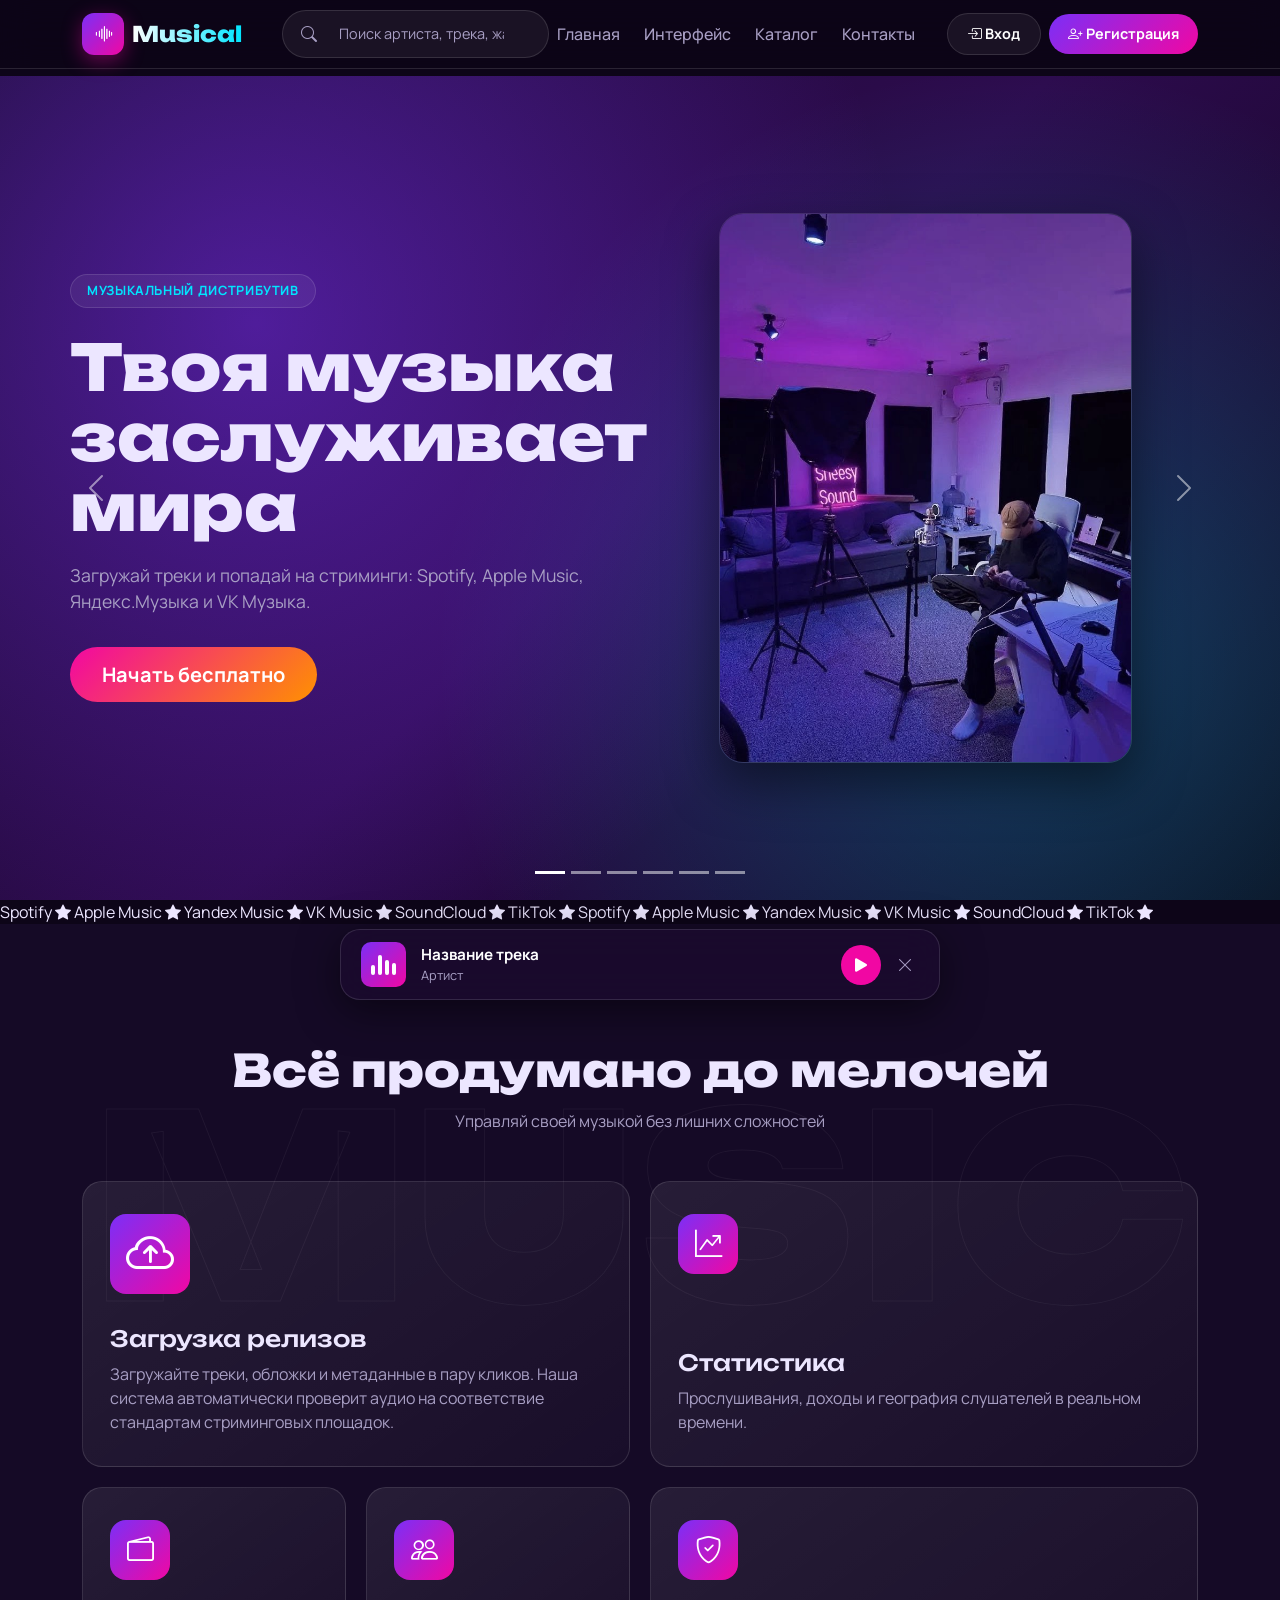
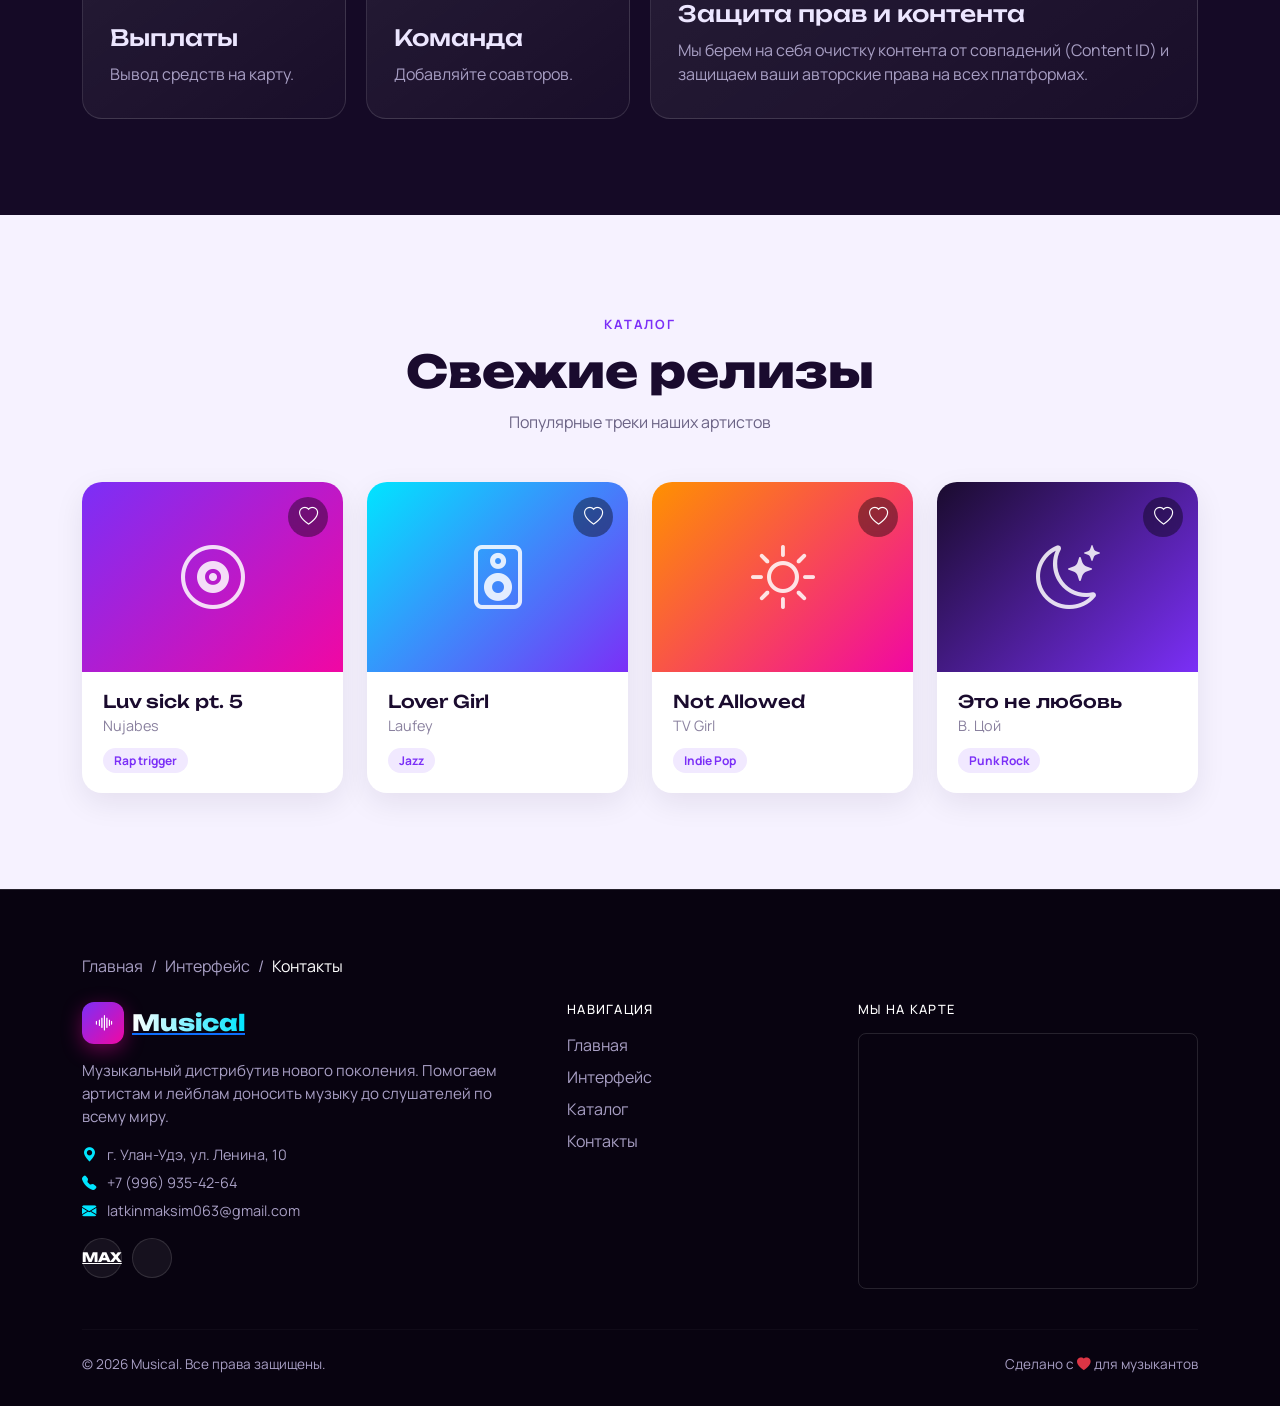
<file: index.html>
<!DOCTYPE html>
<html lang="ru">
<head>
    <meta charset="UTF-8">
    <meta name="viewport" content="width=device-width, initial-scale=1.0">
    <title>Musical — музыкальный дистрибутив</title>

    <!-- Bootstrap 5 CSS -->
    <link href="https://cdn.jsdelivr.net/npm/bootstrap@5.3.3/dist/css/bootstrap.min.css" rel="stylesheet">
    <!-- Иконки Bootstrap -->
    <link rel="stylesheet" href="https://cdn.jsdelivr.net/npm/bootstrap-icons@1.11.3/font/bootstrap-icons.css">
    <!-- Шрифты -->
    <link rel="preconnect" href="https://fonts.googleapis.com">
    <link href="https://fonts.googleapis.com/css2?family=Unbounded:wght@400;600;800&family=Manrope:wght@400;500;700&display=swap" rel="stylesheet">
    <!-- Свои стили -->
    <link rel="stylesheet" href="css/style.css">
</head>
<body>

<!-- ================= HEADER ================= -->
<header class="site-header fixed-top">
    <nav class="navbar navbar-expand-lg navbar-dark py-2">
        <div class="container">

            <!-- Логотип -->
            <a class="navbar-brand d-flex align-items-center gap-2" href="#home">
                <span class="logo-mark"><i class="bi bi-soundwave"></i></span>
                <span class="logo-text">Musical</span>
            </a>

            <!-- Поле поиска -->
            <form class="search-box d-none d-lg-flex ms-4" role="search" onsubmit="return false;">
                <i class="bi bi-search"></i>
                <input type="search" id="searchInput" class="form-control" placeholder="Поиск артиста, трека, жанра...">
            </form>

            <!-- Кнопка-бургер -->
            <button class="navbar-toggler" type="button" data-bs-toggle="collapse" data-bs-target="#mainNav">
                <span class="navbar-toggler-icon"></span>
            </button>

            <!-- Меню -->
            <div class="collapse navbar-collapse" id="mainNav">
                <ul class="navbar-nav ms-auto align-items-lg-center gap-lg-2">
                    <li class="nav-item"><a class="nav-link" href="#home">Главная</a></li>
                    <li class="nav-item"><a class="nav-link" href="#interface">Интерфейс</a></li>
                    <li class="nav-item"><a class="nav-link" href="#catalog">Каталог</a></li>
                    <li class="nav-item"><a class="nav-link" href="#footer">Контакты</a></li>
                    
                    <!-- Кнопки Вход и Регистрация -->
                                        <!-- Кнопки Вход и Регистрация -->
                                        <li class="nav-item mt-3 mt-lg-0 ms-lg-3">
                                            <div class="d-flex gap-2 flex-column flex-lg-row align-items-lg-center" id="authButtons">
                                                <!-- Сюда JS вставит либо кнопки входа, либо кнопку выхода -->
                                                <a href="login.html" class="btn btn-outline-light btn-nav">
                                                    <i class="bi bi-box-arrow-in-right me-1"></i> Вход
                                                </a>
                                                <a href="register.html" class="btn btn-login btn-nav">
                                                    <i class="bi bi-person-plus me-1"></i> Регистрация
                                                </a>
                                            </div>
                                        </li>
                </ul>
            </div>
        </div>
    </nav>
</header>

<main>

    <!-- ================= HERO / КАРУСЕЛЬ ================= -->
    <section id="home" class="hero-section">
        <div id="heroCarousel" class="carousel slide carousel-fade" data-bs-ride="carousel" data-bs-interval="5000">
            
            <!-- Индикаторы (6 точек) -->
            <div class="carousel-indicators">
                <button type="button" data-bs-target="#heroCarousel" data-bs-slide-to="0" class="active"></button>
                <button type="button" data-bs-target="#heroCarousel" data-bs-slide-to="1"></button>
                <button type="button" data-bs-target="#heroCarousel" data-bs-slide-to="2"></button>
                <button type="button" data-bs-target="#heroCarousel" data-bs-slide-to="3"></button>
                <button type="button" data-bs-target="#heroCarousel" data-bs-slide-to="4"></button>
                <button type="button" data-bs-target="#heroCarousel" data-bs-slide-to="5"></button>
            </div>

            <div class="carousel-inner">
                <!-- Слайд 1 -->
                <div class="carousel-item active">
                    <div class="slide slide-1">
                        <div class="container">
                            <div class="row align-items-center h-100">
                                <div class="col-lg-6 slide-content">
                                    <span class="slide-badge">Музыкальный дистрибутив</span>
                                    <h1 class="slide-title">Твоя музыка<br>заслуживает мира</h1>
                                    <p class="slide-text">Загружай треки и попадай на стриминги: Spotify, Apple Music, Яндекс.Музыка и VK Музыка.</p>
                                    <a href="#catalog" class="btn btn-accent btn-lg">Начать бесплатно</a>
                                </div>
                                <div class="col-lg-6 d-none d-lg-block text-center">
                                    <div class="slide-image-wrapper">
                                        <img src="img/hero_purple_room~2.jpg" alt="Студия звукозаписи" class="img-fluid slide-image">
                                    </div>
                                </div>
                            </div>
                        </div>
                    </div>
                </div>

                <!-- Слайд 2 -->
                <div class="carousel-item">
                    <div class="slide slide-2">
                        <div class="container">
                            <div class="row align-items-center h-100">
                                <div class="col-lg-6 slide-content">
                                    <span class="slide-badge">Прозрачные выплаты</span>
                                    <h1 class="slide-title">До 100%<br>роялти артисту</h1>
                                    <p class="slide-text">Никаких скрытых комиссий. Отслеживай статистику и получай выплаты каждый месяц.</p>
                                    <a href="#interface" class="btn btn-accent btn-lg">Как это работает</a>
                                </div>
                                <div class="col-lg-6 d-none d-lg-block text-center">
                                    <div class="slide-image-wrapper">
                                        <img src="img/micro.jpg" alt="Микрофон" class="img-fluid slide-image">
                                    </div>
                                </div>
                            </div>
                        </div>
                    </div>
                </div>

                <!-- Слайд 3 -->
                <div class="carousel-item">
                    <div class="slide slide-3">
                        <div class="container">
                            <div class="row align-items-center h-100">
                                <div class="col-lg-6 slide-content">
                                    <span class="slide-badge">Для лейблов и артистов</span>
                                    <h1 class="slide-title">Личный кабинет<br>с аналитикой</h1>
                                    <p class="slide-text">Все релизы, прослушивания и доходы — в одном удобном интерфейсе.</p>
                                    <a href="#catalog" class="btn btn-accent btn-lg">Смотреть каталог</a>
                                </div>
                                <div class="col-lg-6 d-none d-lg-block text-center">
                                    <div class="slide-image-wrapper">
                                        <img src="img/M.O.L.L.Y..jpg" alt="Концерт" class="img-fluid slide-image">
                                    </div>
                                </div>
                            </div>
                        </div>
                    </div>
                </div>

                <!-- Слайд 4 -->
                <div class="carousel-item">
                    <div class="slide slide-1">
                        <div class="container">
                            <div class="row align-items-center h-100">
                                <div class="col-lg-6 slide-content">
                                    <span class="slide-badge">Артистам</span>
                                    <h1 class="slide-title">Твори<br>без границ</h1>
                                    <p class="slide-text">Мы берем на себя все технические вопросы, чтобы ты мог сосредоточиться на музыке.</p>
                                    <a href="#interface" class="btn btn-accent btn-lg">Узнать больше</a>
                                </div>
                                <div class="col-lg-6 d-none d-lg-block text-center">
                                    <div class="slide-image-wrapper">
                                        <img src="img/Guitar~2.jpg" alt="Гитара" class="img-fluid slide-image">
                                    </div>
                                </div>
                            </div>
                        </div>
                    </div>
                </div>

                <!-- Слайд 5 -->
                <div class="carousel-item">
                    <div class="slide slide-2">
                        <div class="container">
                            <div class="row align-items-center h-100">
                                <div class="col-lg-6 slide-content">
                                    <span class="slide-badge">Лейблам</span>
                                    <h1 class="slide-title">Управляй<br>своим лейблом</h1>
                                    <p class="slide-text">Единая панель для всех ваших артистов, релизов и финансов.</p>
                                    <a href="#catalog" class="btn btn-accent btn-lg">Попробовать</a>
                                </div>
                                <div class="col-lg-6 d-none d-lg-block text-center">
                                    <div class="slide-image-wrapper">
                                        <img src="img/miksher.jpg" alt="Пульт" class="img-fluid slide-image">
                                    </div>
                                </div>
                            </div>
                        </div>
                    </div>
                </div>

                <!-- Слайд 6 -->
                <div class="carousel-item">
                    <div class="slide slide-3">
                        <div class="container">
                            <div class="row align-items-center h-100">
                                <div class="col-lg-6 slide-content">
                                    <span class="slide-badge">Мировые площадки</span>
                                    <h1 class="slide-title">Твоя музыка<br>во всем мире</h1>
                                    <p class="slide-text">Мы распространяем контент на более чем 150 стриминговых платформ.</p>
                                    <a href="#footer" class="btn btn-accent btn-lg">Связаться с нами</a>
                                </div>
                                <div class="col-lg-6 d-none d-lg-block text-center">
                                    <div class="slide-image-wrapper">
                                        <img src="img/scene.jpg" alt="Сцена" class="img-fluid slide-image">
                                    </div>
                                </div>
                            </div>
                        </div>
                    </div>
                </div>
            </div>

            <!-- Кнопки навигации (стрелки) -->
            <button class="carousel-control-prev" type="button" data-bs-target="#heroCarousel" data-bs-slide="prev">
                <span class="carousel-control-prev-icon"></span>
            </button>
            <button class="carousel-control-next" type="button" data-bs-target="#heroCarousel" data-bs-slide="next">
                <span class="carousel-control-next-icon"></span>
            </button>
        </div>
    </section>
    <!-- ================= БЕГУЩАЯ СТРОКА ================= -->
    <div class="marquee-container">
        <div class="marquee-content">
            <span>Spotify</span> <i class="bi bi-star-fill"></i>
            <span>Apple Music</span> <i class="bi bi-star-fill"></i>
            <span>Yandex Music</span> <i class="bi bi-star-fill"></i>
            <span>VK Music</span> <i class="bi bi-star-fill"></i>
            <span>SoundCloud</span> <i class="bi bi-star-fill"></i>
            <span>TikTok</span> <i class="bi bi-star-fill"></i>
            <!-- Дублируем для бесшовности -->
            <span>Spotify</span> <i class="bi bi-star-fill"></i>
            <span>Apple Music</span> <i class="bi bi-star-fill"></i>
            <span>Yandex Music</span> <i class="bi bi-star-fill"></i>
            <span>VK Music</span> <i class="bi bi-star-fill"></i>
            <span>SoundCloud</span> <i class="bi bi-star-fill"></i>
            <span>TikTok</span> <i class="bi bi-star-fill"></i>
        </div>
    </div>
    <!-- ================= ИНТЕРФЕЙС ================= -->
    <section id="interface" class="section-dark py-5">
        <div class="bg-text">MUSIC</div>
        <div class="container py-5">
            <div class="text-center mb-5 reveal">
                <span class="section-label"></span>
                <h2 class="section-title">Всё продумано до мелочей</h2>
                <p class="section-sub">Управляй своей музыкой без лишних сложностей</p>
            </div>

            <div class="row g-4">
                <div class="bento-grid">
                    <!-- Большая карточка -->
                    <div class="iface-card bento-large">
                        <div class="iface-icon"><i class="bi bi-cloud-arrow-up"></i></div>
                        <h4>Загрузка релизов</h4>
                        <p>Загружайте треки, обложки и метаданные в пару кликов. Наша система автоматически проверит аудио на соответствие стандартам стриминговых площадок.</p>
                    </div>
                    <!-- Высокая карточка -->
                    <div class="iface-card bento-tall">
                        <div class="iface-icon"><i class="bi bi-graph-up-arrow"></i></div>
                        <h4>Статистика</h4>
                        <p>Прослушивания, доходы и география слушателей в реальном времени.</p>
                    </div>
                    <!-- Маленькие карточки -->
                    <div class="iface-card">
                        <div class="iface-icon"><i class="bi bi-wallet2"></i></div>
                        <h4>Выплаты</h4>
                        <p>Вывод средств на карту.</p>
                    </div>
                    <div class="iface-card">
                        <div class="iface-icon"><i class="bi bi-people"></i></div>
                        <h4>Команда</h4>
                        <p>Добавляйте соавторов.</p>
                    </div>
                    <div class="iface-card bento-wide">
                        <div class="iface-icon"><i class="bi bi-shield-check"></i></div>
                        <h4>Защита прав и контента</h4>
                        <p>Мы берем на себя очистку контента от совпадений (Content ID) и защищаем ваши авторские права на всех платформах.</p>
                    </div>
                </div>
            </div>
        </div>
    </section>

    <!-- ================= КАТАЛОГ ================= -->
    <section id="catalog" class="section-light py-5">
        <div class="container py-5">
            <div class="text-center mb-5 reveal">
                <span class="section-label">Каталог</span>
                <h2 class="section-title">Свежие релизы</h2>
                <p class="section-sub">Популярные треки наших артистов</p>
            </div>

            <div class="row g-4" id="catalogGrid">
                <!-- Карточка 1 -->
                <div class="col-xl-3 col-lg-4 col-md-6 catalog-item" data-title="neon dreams synthwave">
                    <div class="release-card">
                        <div class="release-cover cover-1"><i class="bi bi-vinyl"></i></div>
                        <div class="release-body">
                            <h5>Luv sick pt. 5</h5>
                            <p class="release-artist">Nujabes</p>
                            <span class="release-tag">Rap trigger</span>
                        </div>
                        <button class="release-play"><i class="bi bi-play-fill"></i></button>
                    </div>
                </div>
                <!-- Карточка 2 -->
                <div class="col-xl-3 col-lg-4 col-md-6 catalog-item" data-title="deep bass techno">
                    <div class="release-card">
                        <div class="release-cover cover-2"><i class="bi bi-speaker"></i></div>
                        <div class="release-body">
                            <h5>Lover Girl</h5>
                            <p class="release-artist">Laufey</p>
                            <span class="release-tag">Jazz</span>
                        </div>
                        <button class="release-play"><i class="bi bi-play-fill"></i></button>
                    </div>
                </div>
                <!-- Карточка 3 -->
                <div class="col-xl-3 col-lg-4 col-md-6 catalog-item" data-title="sunrise indie pop">
                    <div class="release-card">
                        <div class="release-cover cover-3"><i class="bi bi-sun"></i></div>
                        <div class="release-body">
                            <h5>Not Allowed</h5>
                            <p class="release-artist">TV Girl</p>
                            <span class="release-tag">Indie Pop</span>
                        </div>
                        <button class="release-play"><i class="bi bi-play-fill"></i></button>
                    </div>
                </div>
                <!-- Карточка 4 -->
                <div class="col-xl-3 col-lg-4 col-md-6 catalog-item" data-title="midnight jazz soul">
                    <div class="release-card">
                        <div class="release-cover cover-4"><i class="bi bi-moon-stars"></i></div>
                        <div class="release-body">
                            <h5>Это не любовь</h5>
                            <p class="release-artist">В. Цой</p>
                            <span class="release-tag">Punk Rock</span>
                        </div>
                        <button class="release-play"><i class="bi bi-play-fill"></i></button>
                    </div>
                </div>
            </div>
            <p id="noResults" class="text-center text-muted mt-4 d-none">Ничего не найдено 😔</p>
        </div>
    </section>

</main>

<!-- ================= FOOTER ================= -->
<footer id="footer" class="site-footer">
    <div class="container">
        <!-- Хлебные крошки -->
        <nav aria-label="breadcrumb" class="mb-4">
            <ol class="breadcrumb breadcrumb-dark mb-0">
                <li class="breadcrumb-item"><a href="#home">Главная</a></li>
                <li class="breadcrumb-item"><a href="#interface">Интерфейс</a></li>
                <li class="breadcrumb-item active" aria-current="page">Контакты</li>
            </ol>
        </nav>

        <div class="row g-5">
            <div class="col-lg-5">
                <a class="footer-brand d-flex align-items-center gap-2 mb-3" href="#home">
                    <span class="logo-mark"><i class="bi bi-soundwave"></i></span>
                    <span class="logo-text">Musical</span>
                </a>
                <p class="footer-text">Музыкальный дистрибутив нового поколения. Помогаем артистам и лейблам доносить музыку до слушателей по всему миру.</p>
                <ul class="footer-contacts">
                    <li><i class="bi bi-geo-alt-fill"></i> г. Улан-Удэ, ул. Ленина, 10</li>
                    <li><i class="bi bi-telephone-fill"></i> +7 (996) 935-42-64</li>
                    <li><i class="bi bi-envelope-fill"></i> latkinmaksim063@gmail.com</li>
                </ul>
                <div class="footer-socials">
                    <!-- MAX -->
                    <a href="#" title="MAX" aria-label="MAX" style="font-family: 'Unbounded', sans-serif; font-weight: 800; font-size: 13px; letter-spacing: -0.5px;">
                        MAX
                    </a>
                    <!-- ВКонтакте -->
                    <a href="#" title="ВКонтакте" aria-label="ВКонтакте">
                        <i class="bi bi-vk"></i>
                    </a>
                </div>
            </div>

            <div class="col-lg-3 col-md-6">
                <h6 class="footer-title">Навигация</h6>
                <ul class="footer-links">
                    <li><a href="#home">Главная</a></li>
                    <li><a href="#interface">Интерфейс</a></li>
                    <li><a href="#catalog">Каталог</a></li>
                    <li><a href="#footer">Контакты</a></li>
                </ul>
            </div>

            <div class="col-lg-4">
                <h6 class="footer-title">Мы на карте</h6>
                <div class="ratio ratio-4x3 rounded-3 overflow-hidden map-frame">
                    <iframe src="https://yandex.ru/map-widget/v1/?text=Улан-Удэ%2C%20улица%20Ленина%2C%2010&z=15"
                            frameborder="0" allowfullscreen loading="lazy"></iframe>
                </div>
            </div>
        </div>

        <hr class="footer-divider">
        <div class="footer-bottom d-flex flex-column flex-md-row justify-content-between gap-2">
            <span>© 2026 Musical. Все права защищены.</span>
            <span>Сделано с <i class="bi bi-heart-fill text-danger"></i> для музыкантов</span>
        </div>
    </div>
</footer>
<!-- Плавающий плеер -->
<div id="floatingPlayer" class="floating-player">
    <div class="player-info">
        <div class="player-cover">
            <div class="equalizer">
                <span></span><span></span><span></span><span></span>
            </div>
        </div>
        <div>
            <div class="player-title" id="playerTitle">Название трека</div>
            <div class="player-artist" id="playerArtist">Артист</div>
        </div>
    </div>
    <div class="player-controls">
        <button class="player-btn"><i class="bi bi-play-fill fs-4"></i></button>
        <button class="player-close" id="closePlayer"><i class="bi bi-x-lg"></i></button>
    </div>
</div>

<!-- Кнопка "Наверх" -->
<button id="scrollTopBtn" class="scroll-top-btn"><i class="bi bi-arrow-up"></i></button>
<!-- Bootstrap JS -->
<script src="https://cdn.jsdelivr.net/npm/bootstrap@5.3.3/dist/js/bootstrap.bundle.min.js"></script>
<!-- Свой JS -->
<script src="js/main.js"></script>
</body>
</html>
</file>
<file: css/style.css>
:root {
    --bg-dark: #0d0518;
    --bg-dark-2: #150a26;
    --bg-light: #f6f2ff;
    --purple: #7b2ff7;
    --pink: #f107a3;
    --cyan: #00e5ff;
    --orange: #ff9100;
    --text-light: #ece6ff;
    --text-muted: #a89fc4;
    --glass: rgba(255, 255, 255, 0.06);
    --border: rgba(255, 255, 255, 0.12);
}

* { box-sizing: border-box; }

html { scroll-behavior: smooth; }

body {
    font-family: 'Manrope', sans-serif;
    background: var(--bg-dark);
    color: var(--text-light);
    overflow-x: hidden;
}

h1, h2, h3, h4, h5, .logo-text { font-family: 'Unbounded', sans-serif; }

/* ===== HEADER ===== */
.site-header {
    background: rgba(13, 5, 24, 0.7);
    backdrop-filter: blur(16px);
    -webkit-backdrop-filter: blur(16px);
    border-bottom: 1px solid var(--border);
    transition: background 0.3s ease;
}

.logo-mark {
    width: 42px; height: 42px;
    border-radius: 12px;
    display: inline-flex;
    align-items: center;
    justify-content: center;
    background: linear-gradient(135deg, var(--purple), var(--pink));
    color: #fff;
    font-size: 1.3rem;
    box-shadow: 0 6px 20px rgba(241, 7, 163, 0.4);
    transition: transform 0.4s ease;
}
.navbar-brand:hover .logo-mark { transform: rotate(-10deg) scale(1.08); }

.logo-text {
    font-weight: 800;
    font-size: 1.35rem;
    background: linear-gradient(90deg, #fff, var(--cyan));
    -webkit-background-clip: text;
    background-clip: text;
    color: transparent;
}

.search-box {
    align-items: center;
    gap: 10px;
    background: var(--glass);
    border: 1px solid var(--border);
    border-radius: 50px;
    padding: 6px 18px;
    width: 320px;
    transition: all 0.3s ease;
}
.search-box i { color: var(--text-muted); }
.search-box .form-control {
    background: transparent;
    border: none;
    color: #fff;
    box-shadow: none;
    font-size: 0.9rem;
}
.search-box .form-control::placeholder { color: var(--text-muted); }
.search-box:focus-within {
    width: 380px;
    border-color: var(--cyan);
    box-shadow: 0 0 20px rgba(0, 229, 255, 0.25);
}

.navbar-nav .nav-link {
    color: var(--text-muted);
    font-weight: 500;
    padding: 0.5rem 0.85rem;
    border-radius: 10px;
    transition: all 0.3s ease;
}
.navbar-nav .nav-link:hover {
    color: #fff;
    background: var(--glass);
}

.btn-login {
    background: linear-gradient(135deg, var(--purple), var(--pink));
    color: #fff;
    border: none;
    border-radius: 50px;
    padding: 0.55rem 1.3rem;
    font-weight: 700;
    transition: all 0.3s ease;
}
.btn-login:hover {
    color: #fff;
    transform: translateY(-2px);
    box-shadow: 0 10px 25px rgba(241, 7, 163, 0.45);
}

/* ===== HERO CAROUSEL ===== */
.hero-section { padding-top: 76px; }

.carousel-item .slide {
    min-height: calc(100vh - 76px);
    display: flex;
    align-items: center;
    position: relative;
    overflow: hidden;
}
.carousel-item .slide::before {
    content: '';
    position: absolute; inset: 0;
    background: radial-gradient(circle at 20% 30%, rgba(123, 47, 247, 0.5), transparent 55%),
                radial-gradient(circle at 80% 70%, rgba(0, 229, 255, 0.25), transparent 50%);
    animation: pulseBg 8s ease-in-out infinite alternate;
}
@keyframes pulseBg {
    from { transform: scale(1); opacity: .8; }
    to { transform: scale(1.15); opacity: 1; }
}

.slide-1 { background: linear-gradient(135deg, #1a0b2e 0%, #2d0b4e 50%, #0d0518 100%); }
.slide-2 { background: linear-gradient(135deg, #12002e 0%, #4a0d6e 50%, #0d0518 100%); }
.slide-3 { background: linear-gradient(135deg, #07142b 0%, #1d0b4e 50%, #0d0518 100%); }

.slide-content { position: relative; z-index: 2; max-width: 680px; }

.slide-badge {
    display: inline-block;
    padding: 0.4rem 1rem;
    border-radius: 50px;
    background: var(--glass);
    border: 1px solid var(--border);
    color: var(--cyan);
    font-size: 0.8rem;
    font-weight: 700;
    letter-spacing: 0.05em;
    text-transform: uppercase;
    margin-bottom: 1.5rem;
    animation: fadeUp 0.8s ease both;
}

.slide-title {
    font-size: clamp(2.2rem, 5vw, 4rem);
    font-weight: 800;
    line-height: 1.1;
    margin-bottom: 1.2rem;
    animation: fadeUp 0.8s 0.1s ease both;
}

.slide-text {
    font-size: 1.1rem;
    color: var(--text-muted);
    margin-bottom: 2rem;
    animation: fadeUp 0.8s 0.2s ease both;
}

.btn-accent {
    background: linear-gradient(135deg, var(--pink), var(--orange));
    border: none;
    color: #fff;
    font-weight: 700;
    border-radius: 50px;
    padding: 0.8rem 2rem;
    transition: all 0.35s ease;
}
.btn-accent:hover {
    color: #fff;
    transform: translateY(-3px) scale(1.02);
    box-shadow: 0 15px 35px rgba(255, 145, 0, 0.4);
}

@keyframes fadeUp {
    from { opacity: 0; transform: translateY(30px); }
    to { opacity: 1; transform: translateY(0); }
}

/* ===== SECTIONS ===== */
.section-dark { background: var(--bg-dark-2); }
.section-light { background: var(--bg-light); color: #1a0b2e; }

.section-label {
    display: inline-block;
    color: var(--cyan);
    font-weight: 700;
    font-size: 0.8rem;
    text-transform: uppercase;
    letter-spacing: 0.15em;
    margin-bottom: 0.7rem;
}
.section-light .section-label { color: var(--purple); }

.section-title {
    font-size: clamp(1.8rem, 3.5vw, 2.8rem);
    font-weight: 800;
    margin-bottom: 0.7rem;
}
.section-sub { color: var(--text-muted); }
.section-light .section-sub { color: #6b6385; }

/* ===== INTERFACE CARDS ===== */
.iface-card {
    background: var(--glass);
    border: 1px solid var(--border);
    border-radius: 20px;
    padding: 2rem 1.7rem;
    height: 100%;
    transition: all 0.4s cubic-bezier(.2,.8,.2,1);
    position: relative;
    overflow: hidden;
}
.iface-card::before {
    content: '';
    position: absolute; inset: 0;
    background: linear-gradient(135deg, rgba(123,47,247,.18), rgba(0,229,255,.08));
    opacity: 0;
    transition: opacity 0.4s ease;
}
.iface-card:hover {
    transform: translateY(-10px);
    border-color: var(--cyan);
    box-shadow: 0 25px 50px rgba(0, 229, 255, 0.15);
}
.iface-card:hover::before { opacity: 1; }

.iface-icon {
    width: 60px; height: 60px;
    border-radius: 16px;
    display: flex; align-items: center; justify-content: center;
    font-size: 1.7rem;
    color: #fff;
    margin-bottom: 1.3rem;
    background: linear-gradient(135deg, var(--purple), var(--pink));
    position: relative; z-index: 1;
    transition: transform 0.4s ease;
}
.iface-card:hover .iface-icon { transform: rotate(-8deg) scale(1.1); }
.iface-card h4 { font-size: 1.2rem; margin-bottom: 0.6rem; position: relative; z-index: 1; }
.iface-card p { color: var(--text-muted); margin: 0; position: relative; z-index: 1; }

/* ===== CATALOG ===== */
.release-card {
    position: relative;
    background: #fff;
    border-radius: 20px;
    overflow: hidden;
    box-shadow: 0 10px 30px rgba(26, 11, 46, 0.08);
    transition: all 0.4s ease;
    height: 100%;
}
.release-card:hover {
    transform: translateY(-8px);
    box-shadow: 0 25px 50px rgba(26, 11, 46, 0.18);
}

.release-cover {
    height: 190px;
    display: flex; align-items: center; justify-content: center;
    font-size: 4rem;
    color: rgba(255,255,255,0.85);
    transition: transform 0.5s ease;
}
.release-card:hover .release-cover { transform: scale(1.06); }
.cover-1 { background: linear-gradient(135deg, #7b2ff7, #f107a3); }
.cover-2 { background: linear-gradient(135deg, #00e5ff, #7b2ff7); }
.cover-3 { background: linear-gradient(135deg, #ff9100, #f107a3); }
.cover-4 { background: linear-gradient(135deg, #1a0b2e, #7b2ff7); }

.release-body { padding: 1.2rem 1.3rem 1.4rem; }
.release-body h5 { margin: 0 0 0.2rem; font-size: 1.1rem; color: #1a0b2e; }
.release-artist { color: #8a819f; font-size: 0.9rem; margin: 0 0 0.6rem; }
.release-tag {
    font-size: 0.75rem;
    background: #f1e9ff;
    color: var(--purple);
    padding: 0.25rem 0.7rem;
    border-radius: 50px;
    font-weight: 700;
}

.release-play {
    position: absolute;
    right: 1rem; bottom: 1rem;
    width: 46px; height: 46px;
    border-radius: 50%;
    border: none;
    background: linear-gradient(135deg, var(--pink), var(--orange));
    color: #fff;
    font-size: 1.3rem;
    display: flex; align-items: center; justify-content: center;
    transform: scale(0.8);
    opacity: 0;
    transition: all 0.3s ease;
}
.release-card:hover .release-play {
    opacity: 1;
    transform: scale(1);
}
.release-play:hover { transform: scale(1.1) !important; }

/* ===== FOOTER ===== */
.site-footer {
    background: #080310;
    padding: 4rem 0 2rem;
    border-top: 1px solid var(--border);
}
.footer-brand .logo-text { font-size: 1.4rem; }
.footer-text { color: var(--text-muted); font-size: 0.95rem; }

.footer-contacts { list-style: none; padding: 0; margin: 1rem 0; }
.footer-contacts li { color: var(--text-muted); margin-bottom: 0.4rem; font-size: 0.9rem; }
.footer-contacts i { color: var(--cyan); margin-right: 8px; }

.footer-socials { display: flex; gap: 10px; }
.footer-socials a {
    width: 40px; height: 40px;
    border-radius: 50%;
    display: flex; align-items: center; justify-content: center;
    background: var(--glass);
    border: 1px solid var(--border);
    color: #fff;
    transition: all 0.3s ease;
}
.footer-socials a:hover {
    background: linear-gradient(135deg, var(--purple), var(--pink));
    transform: translateY(-3px);
}

.footer-title {
    color: #fff;
    text-transform: uppercase;
    font-size: 0.8rem;
    letter-spacing: 0.1em;
    margin-bottom: 1rem;
}
.footer-links { list-style: none; padding: 0; }
.footer-links li { margin-bottom: 0.5rem; }
.footer-links a {
    color: var(--text-muted);
    text-decoration: none;
    transition: color 0.3s ease;
}
.footer-links a:hover { color: var(--cyan); }

.map-frame { border: 1px solid var(--border); filter: saturate(0.7) contrast(1.1); transition: filter 0.4s ease; }
.map-frame:hover { filter: saturate(1.1) contrast(1); }

.breadcrumb-dark .breadcrumb-item a { color: var(--text-muted); text-decoration: none; }
.breadcrumb-dark .breadcrumb-item a:hover { color: var(--cyan); }
.breadcrumb-dark .breadcrumb-item.active { color: #fff; }
.breadcrumb-dark .breadcrumb-item + .breadcrumb-item::before { color: var(--text-muted); }

.footer-divider { border-color: var(--border); margin: 2.5rem 0 1.5rem; }
.footer-bottom { color: var(--text-muted); font-size: 0.85rem; }

/* ===== MODALS ===== */
.login-modal {
    background: linear-gradient(160deg, #1a0b2e, #0d0518);
    border: 1px solid var(--border);
    border-radius: 24px;
    color: #fff;
    overflow: hidden;
    position: relative;
}
.login-modal::before {
    content: '';
    position: absolute; top: -50%; right: -50%;
    width: 200%; height: 200%;
    background: radial-gradient(circle, rgba(123,47,247,.25), transparent 60%);
    pointer-events: none;
}
.login-title { font-weight: 800; margin-top: 1rem; }
.login-sub { color: var(--text-muted); font-size: 0.9rem; }

.login-modal .form-label { font-size: 0.85rem; color: var(--text-muted); font-weight: 600; }
.login-modal .form-control {
    background: var(--glass);
    border: 1px solid var(--border);
    color: #fff;
    border-radius: 12px;
    transition: all 0.3s ease;
}
.login-modal .form-control::placeholder { color: rgba(255,255,255,0.3); }
.login-modal .form-control:focus {
    background: rgba(255,255,255,0.1);
    border-color: var(--cyan);
    box-shadow: 0 0 0 0.2rem rgba(0,229,255,0.15);
    color: #fff;
}
.login-hint { color: var(--text-muted); font-size: 0.8rem; }
.login-hint b { color: var(--cyan); }

.error-modal {
    background: #1a0b2e;
    border: 1px solid var(--border);
    border-radius: 20px;
    color: #fff;
}
.error-icon { font-size: 3rem; color: #ff4d6d; }
.success-icon { font-size: 3rem; color: #00e676; }

/* ===== SCROLL REVEAL ===== */
.reveal {
    opacity: 0;
    transform: translateY(40px);
    transition: opacity 0.7s ease, transform 0.7s cubic-bezier(.2,.8,.2,1);
}
.reveal.active { opacity: 1; transform: translateY(0); }
/* ==================== КНОПКИ В ШАПКЕ (ДЛЯ ВСЕХ СТРАНИЦ) ==================== */
.btn-nav {
    padding: 0.55rem 1.2rem;
    border-radius: 50px;
    font-weight: 700;
    font-size: 0.9rem;
    transition: all 0.3s cubic-bezier(0.25, 0.8, 0.25, 1);
    white-space: nowrap;
    display: inline-flex;
    align-items: center;
    justify-content: center;
}

.btn-outline-light.btn-nav {
    border: 1px solid var(--border);
    color: #fff;
    background: var(--glass);
}
.btn-outline-light.btn-nav:hover {
    background: rgba(255, 255, 255, 0.15);
    color: #fff;
    border-color: var(--cyan);
    transform: translateY(-2px);
    box-shadow: 0 8px 20px rgba(0, 229, 255, 0.15);
}

/* ==================== СТРАНИЦЫ АВТОРИЗАЦИИ (LOGIN И REGISTER) ==================== */
.auth-page {
    background: var(--bg-dark);
    min-height: 100vh;
    position: relative;
    overflow-x: hidden;
    display: flex;
    flex-direction: column;
}

/* Красивые светящиеся пятна на фоне */
.auth-page::before {
    content: '';
    position: fixed;
    top: -20%; 
    left: -20%;
    width: 60%; 
    height: 60%;
    background: radial-gradient(circle, rgba(123, 47, 247, 0.4), transparent 60%);
    pointer-events: none;
    z-index: 0;
    animation: floatBlob 10s ease-in-out infinite alternate;
}

.auth-page::after {
    content: '';
    position: fixed;
    bottom: -20%; 
    right: -20%;
    width: 60%; 
    height: 60%;
    background: radial-gradient(circle, rgba(0, 229, 255, 0.25), transparent 60%);
    pointer-events: none;
    z-index: 0;
    animation: floatBlob 12s ease-in-out infinite alternate-reverse;
}

@keyframes floatBlob {
    0% { transform: translate(0, 0) scale(1); }
    100% { transform: translate(30px, -30px) scale(1.1); }
}

.auth-main {
    position: relative;
    z-index: 1;
    flex: 1;
    padding-top: 76px; /* Отступ под фиксированную шапку */
}

/* Карточка формы */
.auth-card {
    background: rgba(26, 11, 46, 0.75);
    backdrop-filter: blur(20px);
    -webkit-backdrop-filter: blur(20px);
    border: 1px solid var(--border);
    border-radius: 24px;
    padding: 2.5rem 2rem;
    box-shadow: 0 25px 60px rgba(0, 0, 0, 0.5);
    position: relative;
    overflow: hidden;
    /* Плавное появление */
    animation: authCardFadeIn 0.6s cubic-bezier(0.2, 0.8, 0.2, 1) both;
}

@keyframes authCardFadeIn {
    from { opacity: 0; transform: translateY(30px) scale(0.98); }
    to { opacity: 1; transform: translateY(0) scale(1); }
}

/* Неоновая полоска сверху карточки */
.auth-card::before {
    content: '';
    position: absolute;
    top: 0; 
    left: 0; 
    right: 0;
    height: 3px;
    background: linear-gradient(90deg, var(--purple), var(--pink), var(--cyan));
    background-size: 200% 100%;
    animation: gradientMove 3s linear infinite;
}

@keyframes gradientMove {
    0% { background-position: 0% 50%; }
    100% { background-position: 200% 50%; }
}

/* Заголовки и текст */
.auth-title {
    font-size: 1.8rem;
    font-weight: 800;
    margin-bottom: 0.4rem;
    color: #fff;
}
.auth-sub {
    color: var(--text-muted);
    font-size: 0.95rem;
    margin-bottom: 0;
}

/* Поля ввода */
.auth-card .form-label {
    font-size: 0.85rem;
    color: var(--text-muted);
    font-weight: 600;
    margin-bottom: 0.4rem;
    display: block;
}

.auth-card .form-control {
    background: rgba(255, 255, 255, 0.05);
    border: 1px solid var(--border);
    color: #fff;
    border-radius: 12px;
    transition: all 0.3s ease;
    padding: 0.7rem 1rem;
}

.auth-card .form-control::placeholder {
    color: rgba(255, 255, 255, 0.3);
}

.auth-card .form-control:focus {
    background: rgba(255, 255, 255, 0.1);
    border-color: var(--cyan);
    box-shadow: 0 0 0 0.2rem rgba(0, 229, 255, 0.15);
    color: #fff;
}

/* Чекбоксы */
.auth-card .form-check-label {
    font-size: 0.85rem;
    color: var(--text-muted);
    cursor: pointer;
}
.auth-card .form-check-input {
    background-color: rgba(255, 255, 255, 0.05);
    border-color: var(--border);
    cursor: pointer;
}
.auth-card .form-check-input:checked {
    background-color: var(--pink);
    border-color: var(--pink);
}

/* Ссылки */
.auth-link {
    color: var(--cyan);
    text-decoration: none;
    font-weight: 600;
    transition: color 0.3s ease;
}
.auth-link:hover {
    color: var(--pink);
    text-decoration: underline;
}

/* Подсказки и разделители */
.auth-hint {
    color: var(--text-muted);
    font-size: 0.85rem;
}
.auth-hint b {
    color: var(--cyan);
}
.auth-divider {
    border-color: var(--border);
    margin: 1.5rem 0 1.2rem;
    opacity: 0.5;
}
/* ==================== КАРУСЕЛЬ С ИЗОБРАЖЕНИЯМИ ==================== */
.slide-image-wrapper {
    position: relative;
    padding: 20px;
    display: inline-block;
}

/* Свечение позади картинки */
.slide-image-wrapper::before {
    content: '';
    position: absolute;
    inset: 0;
    background: linear-gradient(135deg, var(--purple), var(--pink));
    filter: blur(40px);
    opacity: 0.5;
    z-index: -1;
    border-radius: 30px;
    animation: pulseGlow 4s ease-in-out infinite alternate;
}
/* ==================== ДОПОЛНИТЕЛЬНЫЕ ФИШКИ ==================== */

/* Приветствие пользователя */
.user-greeting {
    color: var(--text-muted);
    font-size: 0.9rem;
}
.user-greeting b { color: var(--cyan); }

/* Кнопка Лайка (Сердечко) */
.like-btn {
    position: absolute;
    top: 15px;
    right: 15px;
    z-index: 10;
    background: rgba(0, 0, 0, 0.4);
    border: none;
    border-radius: 50%;
    width: 40px; height: 40px;
    display: flex; align-items: center; justify-content: center;
    color: #fff;
    font-size: 1.2rem;
    cursor: pointer;
    backdrop-filter: blur(5px);
    transition: all 0.3s ease;
}
.like-btn:hover { transform: scale(1.1); background: rgba(0,0,0,0.6); }
.like-btn.liked { color: var(--pink); }
.like-btn.liked i { animation: pop 0.3s ease; }
@keyframes pop {
    0% { transform: scale(1); }
    50% { transform: scale(1.3); }
    100% { transform: scale(1); }
}

/* Плавающий плеер */
.floating-player {
    position: fixed;
    bottom: -100px;
    left: 50%;
    transform: translateX(-50%);
    width: 90%;
    max-width: 600px;
    background: rgba(26, 11, 46, 0.9);
    backdrop-filter: blur(20px);
    border: 1px solid var(--border);
    border-radius: 20px;
    padding: 12px 20px;
    display: flex;
    align-items: center;
    justify-content: space-between;
    z-index: 999;
    box-shadow: 0 10px 40px rgba(0,0,0,0.5);
    transition: bottom 0.4s cubic-bezier(0.2, 0.8, 0.2, 1);
}
.floating-player.active { bottom: 20px; }

.player-info { display: flex; align-items: center; gap: 15px; }
.player-cover {
    width: 45px; height: 45px;
    background: linear-gradient(135deg, var(--purple), var(--pink));
    border-radius: 10px;
    display: flex; align-items: center; justify-content: center;
    color: #fff; font-size: 1.2rem;
}
.player-title { font-weight: 700; font-size: 0.95rem; color: #fff; }
.player-artist { font-size: 0.8rem; color: var(--text-muted); }

.player-controls { display: flex; align-items: center; gap: 10px; }
.player-btn {
    width: 40px; height: 40px;
    border-radius: 50%;
    background: var(--pink);
    border: none; color: #fff;
    display: flex; align-items: center; justify-content: center;
    cursor: pointer;
}
.player-close {
    background: transparent; border: none; color: var(--text-muted); cursor: pointer; font-size: 1rem;
}
.player-close:hover { color: #fff; }

/* Кнопка Наверх */
.scroll-top-btn {
    position: fixed;
    bottom: 30px;
    right: 30px;
    width: 50px; height: 50px;
    border-radius: 50%;
    background: linear-gradient(135deg, var(--purple), var(--pink));
    color: #fff;
    border: none;
    font-size: 1.2rem;
    display: flex; align-items: center; justify-content: center;
    cursor: pointer;
    z-index: 900;
    opacity: 0;
    visibility: hidden;
    transform: translateY(20px);
    transition: all 0.3s ease;
    box-shadow: 0 5px 20px rgba(241, 7, 163, 0.4);
}
.scroll-top-btn.show {
    opacity: 1;
    visibility: visible;
    transform: translateY(0);
}
.scroll-top-btn:hover { transform: translateY(-5px); }
/* ==================== BENTO GRID ==================== */
.bento-grid {
    display: grid;
    grid-template-columns: repeat(4, 1fr);
    gap: 20px;
}

.bento-large { grid-column: span 2; grid-row: span 2; }
.bento-tall { grid-column: span 2; grid-row: span 2; }
.bento-wide { grid-column: span 2; grid-row: span 1; }

/* Делаем карточки внутри бенто чуть другими */
.bento-grid .iface-card {
    display: flex;
    flex-direction: column;
    justify-content: flex-end;
    min-height: 200px;
    background: linear-gradient(145deg, rgba(255,255,255,0.08), rgba(255,255,255,0.02));
}
/* ==================== ЭКВАЛАЙЗЕР ==================== */
.equalizer {
    display: flex;
    align-items: flex-end;
    gap: 3px;
    height: 20px;
}
.equalizer span {
    width: 4px;
    background: #fff;
    border-radius: 2px;
    animation: bounceEq 1s ease-in-out infinite alternate;
}
.equalizer span:nth-child(1) { height: 10px; animation-delay: 0.1s; }
.equalizer span:nth-child(2) { height: 20px; animation-delay: 0.3s; }
.equalizer span:nth-child(3) { height: 15px; animation-delay: 0.2s; }
.equalizer span:nth-child(4) { height: 12px; animation-delay: 0.4s; }

@keyframes bounceEq {
    0% { height: 5px; }
    100% { height: 25px; }
}
.bento-grid .iface-card h4 { font-size: 1.4rem; margin-top: auto; }
.bento-large .iface-icon { font-size: 3rem; width: 80px; height: 80px; margin-bottom: 2rem; }
/* ==================== КОНТУРНЫЙ ТЕКСТ НА ФОНЕ ==================== */
.bg-text {
    position: absolute;
    top: 10%;
    left: 50%;
    transform: translateX(-50%);
    font-family: 'Unbounded', sans-serif;
    font-weight: 800;
    font-size: 20vw; /* Огромный размер */
    color: transparent;
    -webkit-text-stroke: 1px rgba(255, 255, 255, 0.05);
    pointer-events: none;
    z-index: 0;
    white-space: nowrap;
}
/* Важно: у секции interface должен быть position: relative и overflow: hidden */
.section-dark { position: relative; overflow: hidden; }
@media (max-width: 991px) {
    .bento-grid { grid-template-columns: 1fr; }
    .bento-large, .bento-tall, .bento-wide { grid-column: span 1; grid-row: span 1; }
}
/* Адаптация плеера для мобильных */
@media (max-width: 576px) {
    .floating-player { width: 95%; padding: 10px 15px; }
    .player-title { font-size: 0.85rem; }
    .player-artist { font-size: 0.75rem; }
    .scroll-top-btn { bottom: 90px; right: 20px; width: 45px; height: 45px; }
}
@keyframes pulseGlow {
    from { opacity: 0.4; transform: scale(0.95); }
    to { opacity: 0.7; transform: scale(1.05); }
}

/* Сама картинка */
.slide-image {
    border-radius: 24px;
    box-shadow: 0 20px 50px rgba(0, 0, 0, 0.5);
    border: 1px solid rgba(255, 255, 255, 0.1);
    max-height: 550px;
    object-fit: cover;
    /* Плавное парение */
    animation: floatImage 6s ease-in-out infinite;
    transition: transform 0.4s ease;
}

@keyframes floatImage {
    0% { transform: translateY(0); }
    50% { transform: translateY(-15px); }
    100% { transform: translateY(0); }
}

/* Эффект при наведении на картинку */
.slide-image:hover {
    transform: scale(1.03) !important;
    animation-play-state: paused;
}

/* Текст в карусели (чтобы был ровно по центру) */
.slide-content {
    padding: 2rem 0;
    text-align: left;
}
/* Защита от пустых секций, если JS не сработает */
@media (prefers-reduced-motion: reduce) {
    .reveal {
        opacity: 1 !important;
        transform: none !important;
    }
}
@media (max-width: 991px) {
    .slide-content {
        text-align: center;
        padding: 4rem 1rem;
    }
    .slide-title {
        font-size: 2.5rem;
    }
}
/* Адаптивность для телефонов */
@media (max-width: 576px) {
    .auth-card {
        padding: 2rem 1.3rem;
        border-radius: 20px;
    }
    .auth-title {
        font-size: 1.5rem;
    }
    .auth-main {
        padding-top: 70px;
    }
    .btn-nav {
        font-size: 0.8rem;
        padding: 0.5rem 1rem;
    }
}
/* ===== RESPONSIVE ===== */
@media (max-width: 991px) {
    .search-box { width: 100%; margin: 0.8rem 0; }
    .navbar-collapse {
        background: rgba(13,5,24,0.97);
        border-radius: 16px;
        padding: 1rem;
        margin-top: 0.7rem;
        border: 1px solid var(--border);
    }
}
@media (max-width: 576px) {
    .slide-title { font-size: 2rem; }
    .slide-text { font-size: 0.95rem; }
    .site-footer { text-align: left; }
}
</file>
